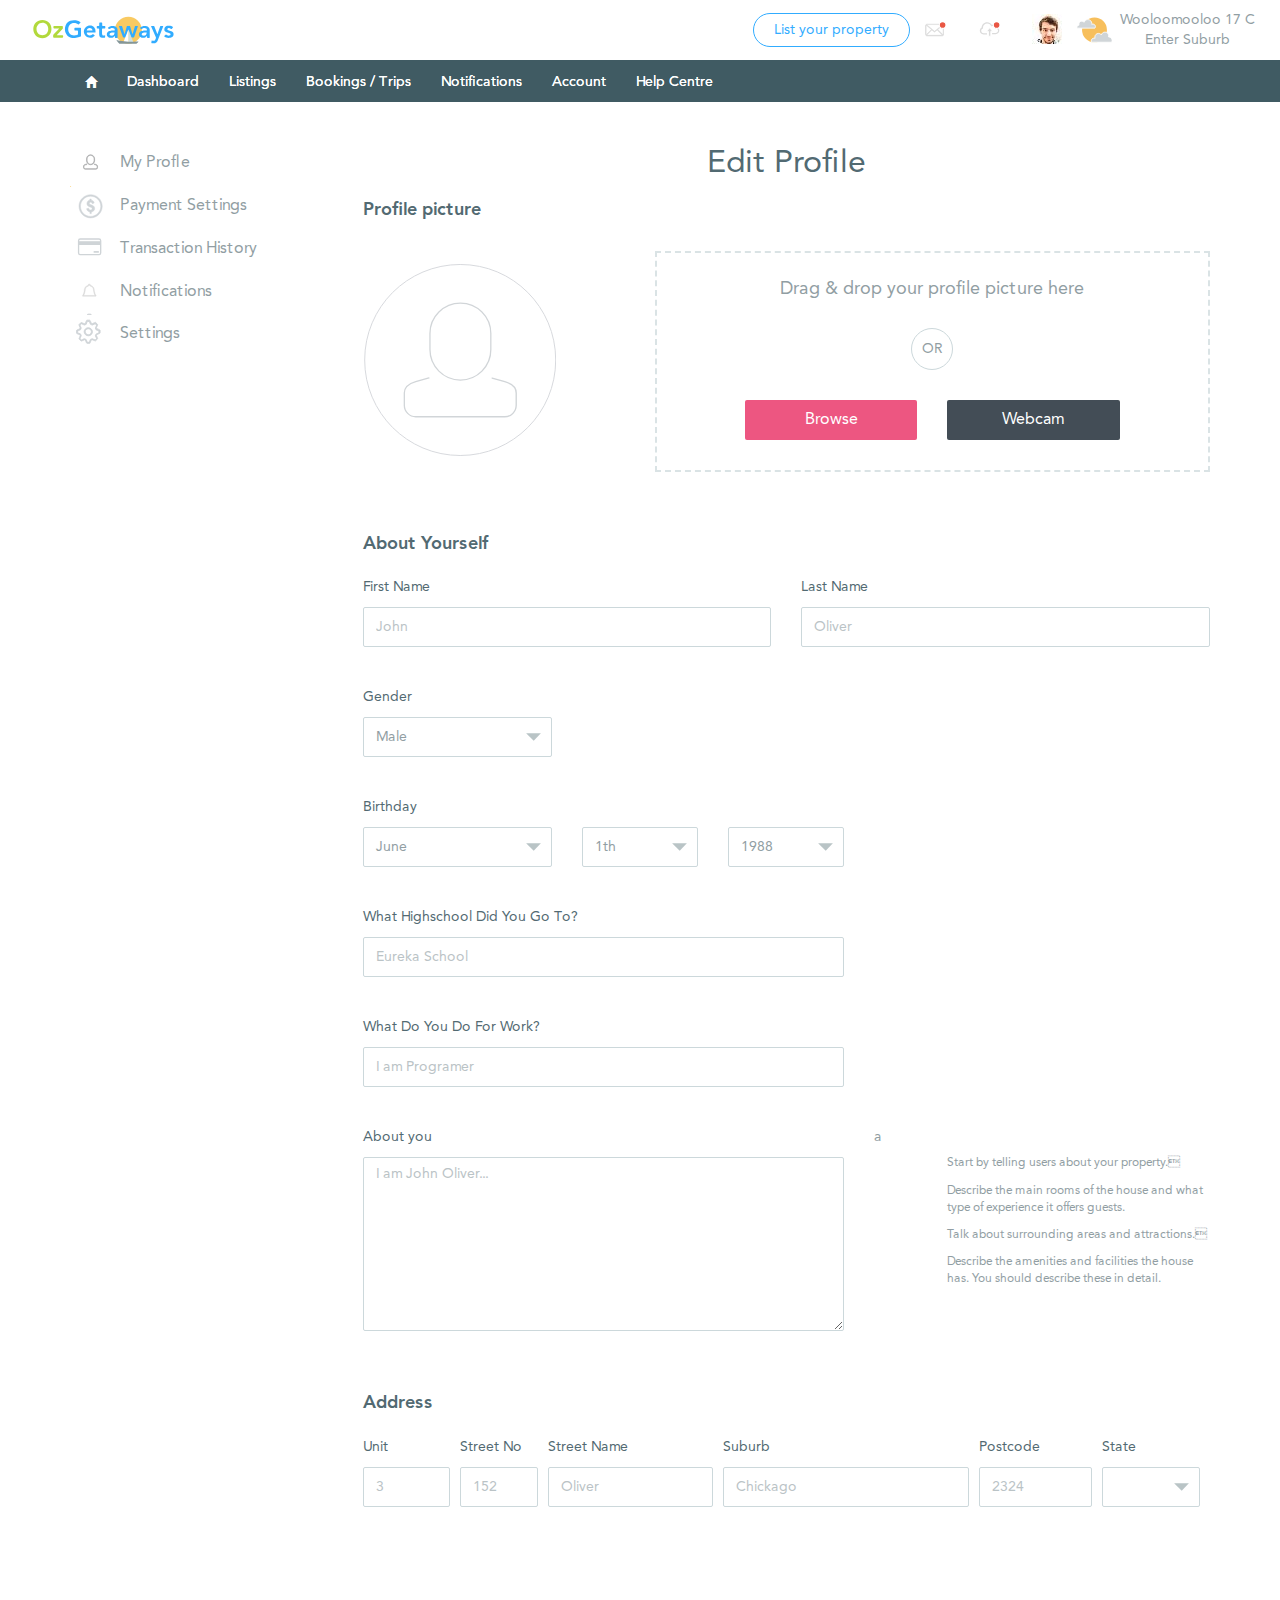
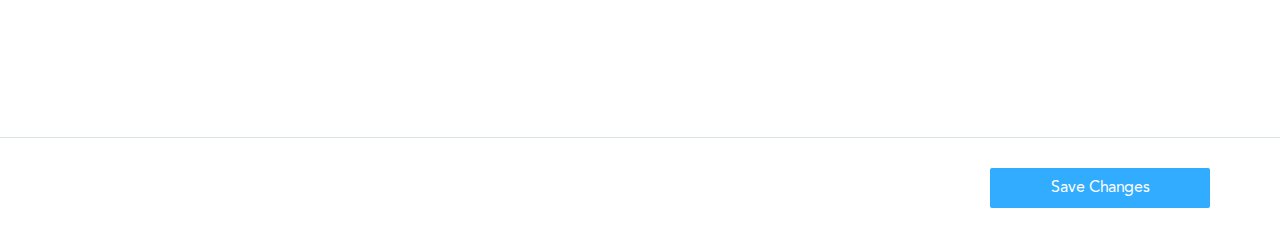
<file: index.html>
<!DOCTYPE html>
<html>
<head lang="en">
	<meta charset="utf-8">
	<meta http-equiv="X-UA-Compatible" content="IE=edge">
	<meta name="viewport" content="width=device-width, initial-scale=1">

	<meta name="description" content="">
	<meta name="author" content="">

	<title>OzGetaways</title>


	<!-- Latest compiled and minified CSS -->
	<link rel="stylesheet" href="css/bootstrap.min.css">

	<!-- Optional theme -->
	<link rel="stylesheet" href="css/bootstrap-theme.min.css">

    <link rel="stylesheet" href="css/custom.css">
	<![endif]-->
</head>
<body>

<div class="container-fluid my-header">
	<div class="row">
		<div class='col-sm-2 col-xs-12' >
			<div class="logoDiv">
				<img src="img/svg/Logo.svg" alt="My Logo">
				<!--<div id="img_logo">
				</div>-->
			</div>
		</div>
		<div class="col-sm-10 list-property">
			<div class="bs-glyphicons">
				<ul class="bs-glyphicons-list pull-right">
					<li>List your property</li>
					<li>
						<div id="message-circle">
							<div id="message">
								<div id="img_message">

								</div>

							</div>
							<div class="circleDiv">
								<div class="imgRedCircle">

								</div>
							</div>
						</div>
					</li>
					<li>
						<div id="sky-circle">
							<div class="skyDiv">
								<div class="imgSky">

								</div>

							</div>
							<div class="circleDiv">
								<div class="imgRedCircle">

								</div>
							</div>
						</div>
					</li>
					<li>
						<div id="circle_person">
							<div class="personDiv">
								<div id="personBorder">
									<img src="img/person.jpg" alt="person user image not found">
								</div>
							</div>
						</div>
					</li>
					<li>
						<div id="weather">
							<div id="weather_icon">

							</div>
						</div>
					</li>
					<li>
						<div id="text_weather">Wooloomooloo 17 C<br/> Enter Suburb</div>
					</li>
				</ul>
			</div>
		</div>
	</div>
</div>

<nav class="navbar-inverse my-default-navbar" role="navigation">
	<div class="container">
		<div class="navbar-header">
			<button type="button" class="navbar-toggle collapsed custom-menu" data-toggle="collapse" data-target="#bs-example-navbar-collapse-1" aria-expanded="false">
				<span class="sr-only">Toggle navigation</span>
				<span class="icon-bar"></span>
				<span class="icon-bar"></span>
				<span class="icon-bar"></span>
			</button>
			<div id="mobileLogo">
				<div class="logoDiv">
					<img src="img/svg/Logo.svg" alt="My Logo">
					<!--<div id="img_logo">
					</div>-->
				</div>
			</div>
			<a class="navbar-brand glyphicon glyphicon-home" href="#"></a>
		</div>

		<!-- Collect the nav links, forms, and other content for toggling -->
		<div class="collapse navbar-collapse" id="bs-example-navbar-collapse-1">
			<ul class="nav navbar-nav">
				<li>
					<a href="#">Dashboard</a>
				</li>
				<li>
					<a href="#">Listings</a>
				</li>
				<li>
					<a href="#">Bookings / Trips</a>
				</li>
				<li>
					<a href="#">Notifications</a>
				</li>
				<li>
					<a href="#">Account</a>
				</li>
				<li>
					<a href="#">Help Centre</a>
				</li>
			</ul>
		</div>
	</div>
</nav>


<div id="my-mobile-navbar">
    <div class="navbar-inverse">
        <ul>
            <li><a href="#">My Profle</a></li>
            <li><a href="#">Payment Settings</a></li>
            <li><a href="#">Transaction History</a></li>
            <li><a href="#">Notifications</a></li>
            <li><a href="#">Settings</a></li>
        </ul>
    </div>
</div>



<div class="container">
	<div class="row">

		<div class="col-sm-4 col-md-3">
			<div id="icons">
				<div class="icon">
					<div id="person-style">
						<div id="person-icon"></div>
					</div>
					<a href="#">My Profle</a>
				</div>
				<div class="icon">
					<div id="payment-style">
						<div id="payment-icon"></div>
					</div>
					<a href="#">Payment Settings</a>
				</div>
				<div class="icon">
					<div id="transaction-style">
						<div id="transaction-icon"></div>
					</div>
					<a href="#">Transaction History</a>
				</div>
				<div class="icon">
					<div id="notifications-style">
						<div id="notifications-icon"></div>
					</div>
					<a href="#">Notifications</a>
				</div>
				<div class="icon">
					<div id="settings-style">
						<div id="settings-icon"></div>
					</div>
					<a href="#">Settings</a>
				</div>
			</div>

		</div>
		<div class="col-sm-8 col-md-9">
			<div class="row title-container">
				<div>
					<p>Edit Profile</p>
				</div>
			</div>
			<div class="row">
				<div class="col-sm-5 col-md-4 col-xs-5">
					<p class="bold-text">Profile picture</p>
					<img id="profile-picture" src="img/svg/profile_picture.svg" alt="no profile picture">
				</div>
				<div class="col-sm-7 col-md-8 col-xs-7">
					<div id="edit-profile">
						<div class="row header-caption"><p>Drag & drop your profile picture here</p></div>
						<div class="row"><div class="col-sm-12 or_text"><span>OR</span></div></div>
						<div class="row">
							<div class="col-xs-12 col-md-10 col-md-offset-1">
								<div class="col-xs-6 col-sm-6">
									<div class="button browse">
										<p>Browse</p>
									</div>
								</div>
								<div class="col-xs-6 col-sm-6">
									<div class="button webcam">
										<p>Webcam</p>
									</div>
								</div>
							</div>

						</div>
					</div>
				</div>
			</div>
			<div class="row form-row">
				<div class="col-sm-12"><p class="bold-text">About Yourself</p></div>
				<div class="col-sm-12">
					<form class="form" role="form">
						<div class="row">
							<div class="form-group">
								<div class="form-inline">
									<div class="form-group col-xs-6">
										<p class="title-input">First Name</p>
										<input type="text" class="form-control" id="InputFirstName" placeholder="John">
									</div>
									<div class="form-group col-xs-6">
										<p class="title-input last-name">Last Name </p>
										<input type="text" class="form-control" id="InputLastName" placeholder="Oliver">
									</div>
								</div>
							</div>
						</div>
						<div class="row">
							<div class="col-sm-12">
								<div class="form-group">
									<div class="row"><div class="col-sm-12"><p class="title-input">Gender</p></div></div>
									<div class="row">
										<div class="col-sm-3 col-xs-3 col-mb-7">
											<div class="form-control div-select" id="selGender">
												Male
											</div>
											<div class="select">
												<ul>
													<li>Male</li>
													<li>Female</li>
												</ul>
											</div>
										</div>
									</div>
								</div>
							</div>
						</div>
						<div class="row">
							<div class="col-xs-12">
								<div class="row "><div class="col-xs-12"><p class="title-input">Birthday</p></div></div>
								<div class="row">
									<div class="from-group">
										<div class="form-inline">
											<div class="form-group col-sm-3 col-md-3 col-xs-3  col-mb-6 birthay">
												<div class="form-control div-select" id="selMonth">
													June
												</div>

												<div class="select">
													<ul>
														<li>Month</li>
														<li>Month</li>
														<li>Month</li>
														<li>Month</li>
														<li>Month</li>
														<li>Month</li>
													</ul>
												</div>
											</div>
											<div class="form-group col-sm-3 col-md-2 col-xs-3  col-mb-3 birthay">
												<div class="form-control div-select" id="selDay">
												   1th
												</div>
												<div class="select">
													<ul>
														<li>1th</li>
														<li>2th</li>
														<li>3th</li>
														<li>4th</li>
														<li>5th</li>
														<li>6th</li>
													</ul>
												</div>
											</div>
											<div class="form-group col-sm-3 col-md-2 col-xs-3  col-mb-3  birthay">
												<div class="form-control div-select" id="selYear">
													1988
												</div>
												<div class="select">
													<ul>
														<li>1988</li>
														<li>1989</li>
														<li>1990</li>
														<li>1991</li>
														<li>1992</li>
														<li>1993</li>
													</ul>
												</div>
											</div>
										</div>
									</div>
								</div>
							</div>
						</div>
						<div class="row">
							<div class="form-group">
								<div class="form-group col-xs-7 col-mb-12">
									<p class="title-input">What Highschool Did You Go To? </p>
									<input type="text" class="form-control" id="inputSign" placeholder="Eureka School">
								</div>
							</div>
						</div>

						<div class="row">
							<div class="form-group">
								<div class="form-group col-xs-7 col-mb-12">
									<p class="title-input">What Do You Do For Work? </p>
									<input type="text" class="form-control" id="inputWork" placeholder="I am Programer">
								</div>
							</div>
						</div>

						<div class="row">
							<div class="col-sm-7 col-xs-7 col-mb-12">
								<div class="form-group">
									<p class="title-input">About you</p>
									<textarea class="form-control" rows="8" id="aboutTextarea" placeholder="I am John Oliver..."></textarea>
								</div>
							</div>
							<div class="col-sm-1 col-xs-1 col-mb-1 icon-textarea">a</div>
							<div class="col-sm-4 col-xs-4 col-mb-11 text-description">
								<div id="text-telling">
									<p>Start by telling users about your property.</p>
									<p>Describe the main rooms of the house and
									what type of experience it offers guests.</p>
									<p>Talk about surrounding areas and attractions.</p>
									<p>Describe the amenities and facilities the house
									has. You should describe these in detail.</p>
								</div>
							</div>
						</div>
						<div class="row">
							<div class="form-group">
								<div class="form-inline">
									<div class="col-sm-12 font-header"><p class="bold-text">Address</p></div>

									<div class="col-sm-12 col-md-5 adr-form">
										<div class="form-group col-sm-2 col-md-3 col-xs-2 col-mb-6">
											<p class="title-input">Unit </p>
											<input type="text" class="form-control" id="InputUnit" placeholder="3">
										</div>
										<div class="form-group col-sm-2 col-md-3 col-xs-2 col-mb-6">
											<p class="title-input">Street No</p>
											<input type="text" class="form-control" id="InputStreetNo" placeholder="152">
										</div>
										<div class="form-group col-sm-8 col-md-6 col-xs-8 col-mb-12">
											<p class="title-input mobile-padding not-middle">Street Name </p>
											<input type="text" class="form-control" id="InputStreetName" placeholder="Oliver">
										</div>
									</div>
									<div class="col-sm-12 col-md-7 adr-form">
										<div class="form-group col-sm-8 col-xs-8 col-mb-12 col-md-6">
											<p class="title-input  mobile-padding">Suburb </p>
											<input type="text" class="form-control" id="InputSuburb" placeholder="Chickago">
										</div>
										<div class="form-group col-sm-2 col-xs-2 col-mb-6 col-md-3">
											<p class="title-input mobile-padding">Postcode </p>
											<input type="text" class="form-control" id="InputPostCode" placeholder="2324">
										</div>
										<div class="form-group col-sm-2 col-xs-2 col-mb-6 col-md-3">
											<p class="title-input mobile-padding">State </p>
                                            <div>
                                                <div class="form-control div-select" id="InputState">

                                                </div>
                                                <div class="select">
                                                    <ul>
                                                        <li>Germany</li>
                                                        <li>France</li>
                                                        <li>Russia</li>
                                                        <li>Spain</li>
                                                        <li>Italy</li>
                                                        <li>Canada</li>
                                                    </ul>
                                                </div>
                                            </div>
										</div>
									</div>
								</div>
							</div>
						</div>
					</form>
				</div>
			</div>
		</div>
	</div>
</div>

<div class="container-fluid my-footer">
	<div class="container">
		<div id="saveChangeButton">Save Changes</div>
	</div>
</div>
<script src="js/jquery.js"></script>
<!-- Latest compiled and minified JavaScript -->
<script type="text/javascript" src="js/bootstrap.min.js"></script>
<script type="text/javascript" src="js/custom.js"></script>


</body>
</html>
</file>
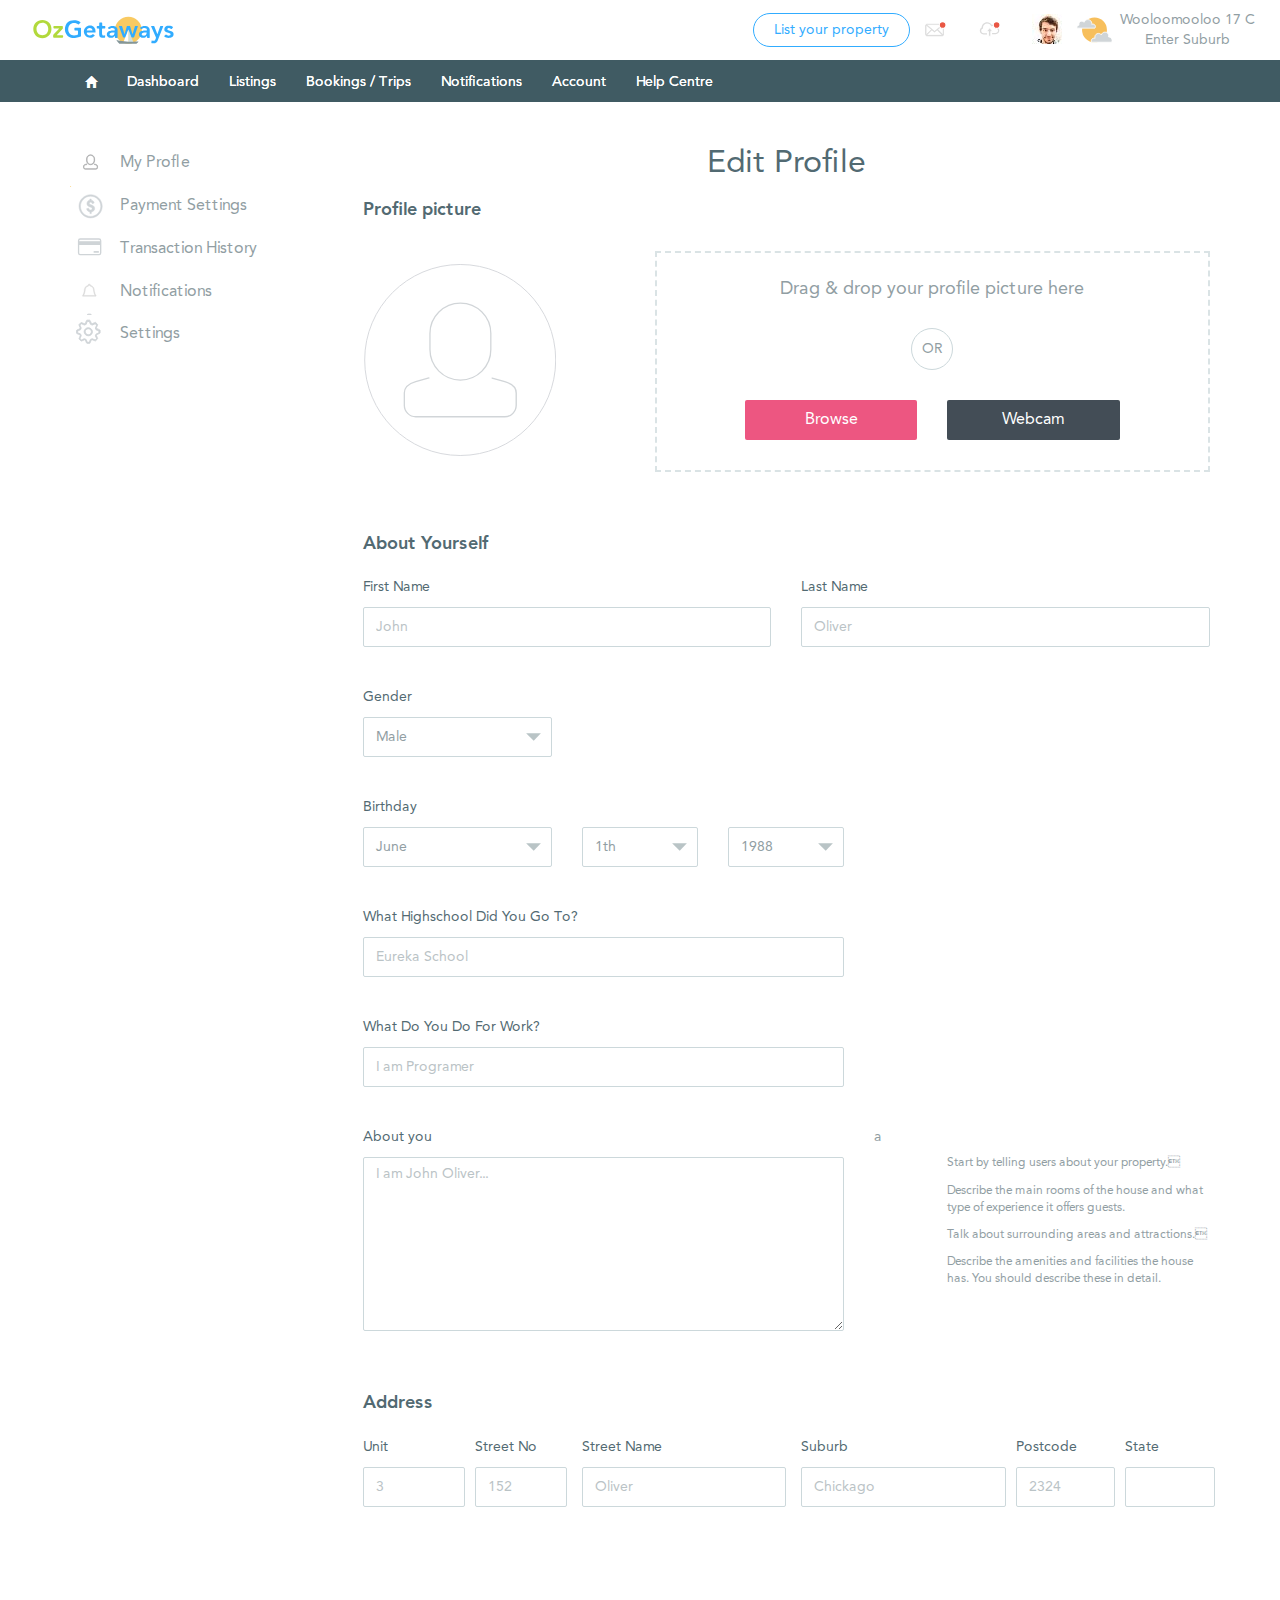
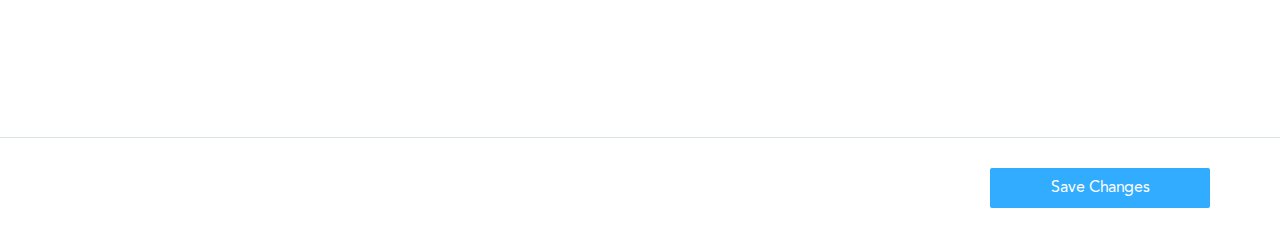
<file: __index.html>
<!DOCTYPE html>
<html>
<head lang="en">
	<meta charset="utf-8">
	<meta http-equiv="X-UA-Compatible" content="IE=edge">
	<meta name="viewport" content="width=device-width, initial-scale=1">

	<meta name="description" content="">
	<meta name="author" content="">

	<title>OzGetaways</title>


	<!-- Latest compiled and minified CSS -->
	<link rel="stylesheet" href="css/bootstrap.min.css">

	<!-- Optional theme -->
	<link rel="stylesheet" href="css/bootstrap-theme.min.css">

    <link rel="stylesheet" href="css/custom.css">
	<![endif]-->
</head>
<body>

<div class="container-fluid my-header">
	<div class="row">
		<div class='col-sm-2 col-xs-12' >
			<div class="logoDiv">
				<img src="img/svg/Logo.svg" alt="My Logo">
				<!--<div id="img_logo">
				</div>-->
			</div>
		</div>
		<div class="col-sm-10 list-property">
			<div class="bs-glyphicons">
				<ul class="bs-glyphicons-list pull-right">
					<li>List your property</li>
					<li>
						<div id="message-circle">
							<div id="message">
								<div id="img_message">

								</div>

							</div>
							<div class="circleDiv">
								<div class="imgRedCircle">

								</div>
							</div>
						</div>
					</li>
					<li>
						<div id="sky-circle">
							<div class="skyDiv">
								<div class="imgSky">

								</div>

							</div>
							<div class="circleDiv">
								<div class="imgRedCircle">

								</div>
							</div>
						</div>
					</li>
					<li>
						<div id="circle_person">
							<div class="personDiv">
								<div id="personBorder">
									<img src="img/person.jpg" alt="person user image not found">
								</div>
							</div>
						</div>
					</li>
					<li>
						<div id="weather">
							<div id="weather_icon">

							</div>
						</div>
					</li>
					<li>
						<div id="text_weather">Wooloomooloo 17 C<br/> Enter Suburb</div>
					</li>
				</ul>
			</div>
		</div>
	</div>
</div>

<nav class="navbar-inverse my-default-navbar" role="navigation">
	<div class="container">
		<div class="navbar-header">
			<button type="button" class="navbar-toggle collapsed custom-menu" data-toggle="collapse" data-target="#bs-example-navbar-collapse-1" aria-expanded="false">
				<span class="sr-only">Toggle navigation</span>
				<span class="icon-bar"></span>
				<span class="icon-bar"></span>
				<span class="icon-bar"></span>
			</button>
			<div id="mobileLogo">
				<div class="logoDiv">
					<img src="img/svg/Logo.svg" alt="My Logo">
					<!--<div id="img_logo">
					</div>-->
				</div>
			</div>
			<a class="navbar-brand glyphicon glyphicon-home" href="#"></a>
		</div>

		<!-- Collect the nav links, forms, and other content for toggling -->
		<div class="collapse navbar-collapse" id="bs-example-navbar-collapse-1">
			<ul class="nav navbar-nav">
				<li>
					<a href="#">Dashboard</a>
				</li>
				<li>
					<a href="#">Listings</a>
				</li>
				<li>
					<a href="#">Bookings / Trips</a>
				</li>
				<li>
					<a href="#">Notifications</a>
				</li>
				<li>
					<a href="#">Account</a>
				</li>
				<li>
					<a href="#">Help Centre</a>
				</li>
			</ul>
		</div>
	</div>
</nav>


<div id="my-mobile-navbar">
    <div class="navbar-inverse">
        <ul>
            <li><a href="#">My Profle</a></li>
            <li><a href="#">Payment Settings</a></li>
            <li><a href="#">Transaction History</a></li>
            <li><a href="#">Notifications</a></li>
            <li><a href="#">Settings</a></li>
        </ul>
    </div>
</div>



<div class="container">
	<div class="row">

		<div class="col-sm-4 col-md-3">
			<div id="icons">
				<div class="icon">
					<div id="person-style">
						<div id="person-icon"></div>
					</div>
					<a href="#">My Profle</a>
				</div>
				<div class="icon">
					<div id="payment-style">
						<div id="payment-icon"></div>
					</div>
					<a href="#">Payment Settings</a>
				</div>
				<div class="icon">
					<div id="transaction-style">
						<div id="transaction-icon"></div>
					</div>
					<a href="#">Transaction History</a>
				</div>
				<div class="icon">
					<div id="notifications-style">
						<div id="notifications-icon"></div>
					</div>
					<a href="#">Notifications</a>
				</div>
				<div class="icon">
					<div id="settings-style">
						<div id="settings-icon"></div>
					</div>
					<a href="#">Settings</a>
				</div>
			</div>

		</div>
		<div class="col-sm-8 col-md-9">
			<div class="row title-container">
				<div>
					<p>Edit Profile</p>
				</div>
			</div>
			<div class="row">
				<div class="col-sm-5 col-md-4 col-xs-5">
					<p class="bold-text">Profile picture</p>
					<img id="profile-picture" src="img/svg/profile_picture.svg" alt="no profile picture">
				</div>
				<div class="col-sm-7 col-md-8 col-xs-7">
					<div id="edit-profile">
						<div class="row header-caption"><p>Drag & drop your profile picture here</p></div>
						<div class="row"><div class="col-sm-12 or_text"><span>OR</span></div></div>
						<div class="row">
							<div class="col-xs-12 col-md-10 col-md-offset-1">
								<div class="col-xs-6 col-sm-6">
									<div class="button browse">
										<p>Browse</p>
									</div>
								</div>
								<div class="col-xs-6 col-sm-6">
									<div class="button webcam">
										<p>Webcam</p>
									</div>
								</div>
							</div>

						</div>
					</div>
				</div>
			</div>
			<div class="row form-row">
				<div class="col-sm-12"><p class="bold-text">About Yourself</p></div>
				<div class="col-sm-12">
					<form class="form" role="form">
						<div class="row">
							<div class="form-group">
								<div class="form-inline">
									<div class="form-group col-xs-6">
										<p class="title-input">First Name</p>
										<input type="text" class="form-control" id="InputFirstName" placeholder="John">
									</div>
									<div class="form-group col-xs-6">
										<p class="title-input last-name">Last Name </p>
										<input type="text" class="form-control" id="InputLastName" placeholder="Oliver">
									</div>
								</div>
							</div>
						</div>
						<div class="row">
							<div class="col-sm-12">
								<div class="form-group">
									<div class="row"><div class="col-sm-12"><p class="title-input">Gender</p></div></div>
									<div class="row">
										<div class="col-sm-3 col-xs-3 col-mb-7">
											<div class="form-control div-select" id="selGender">
												Male
											</div>
											<div class="select">
												<ul>
													<li>Male</li>
													<li>Female</li>
												</ul>
											</div>
										</div>
									</div>
								</div>
							</div>
						</div>
						<div class="row">
							<div class="col-xs-12">
								<div class="row "><div class="col-xs-12"><p class="title-input">Birthday</p></div></div>
								<div class="row">
									<div class="from-group">
										<div class="form-inline">
											<div class="form-group col-sm-3 col-md-3 col-xs-3  col-mb-6 birthay">
												<div class="form-control div-select" id="selMonth">
													June
												</div>

												<div class="select">
													<ul>
														<li>Month</li>
														<li>Month</li>
														<li>Month</li>
														<li>Month</li>
														<li>Month</li>
														<li>Month</li>
													</ul>
												</div>
											</div>
											<div class="form-group col-sm-3 col-md-2 col-xs-3  col-mb-3 birthay">
												<div class="form-control div-select" id="selDay">
												   1th
												</div>
												<div class="select">
													<ul>
														<li>1th</li>
														<li>2th</li>
														<li>3th</li>
														<li>4th</li>
														<li>5th</li>
														<li>6th</li>
													</ul>
												</div>
											</div>
											<div class="form-group col-sm-3 col-md-2 col-xs-3  col-mb-3  birthay">
												<div class="form-control div-select" id="selYear">
													1988
												</div>
												<div class="select">
													<ul>
														<li>1988</li>
														<li>1989</li>
														<li>1990</li>
														<li>1991</li>
														<li>1992</li>
														<li>1993</li>
													</ul>
												</div>
											</div>
										</div>
									</div>
								</div>
							</div>
						</div>
						<div class="row">
							<div class="form-group">
								<div class="form-group col-xs-7 col-mb-12">
									<p class="title-input">What Highschool Did You Go To? </p>
									<input type="text" class="form-control" id="inputSign" placeholder="Eureka School">
								</div>
							</div>
						</div>

						<div class="row">
							<div class="form-group">
								<div class="form-group col-xs-7 col-mb-12">
									<p class="title-input">What Do You Do For Work? </p>
									<input type="text" class="form-control" id="inputWork" placeholder="I am Programer">
								</div>
							</div>
						</div>

						<div class="row">
							<div class="col-sm-7 col-xs-7 col-mb-12">
								<div class="form-group">
									<p class="title-input">About you</p>
									<textarea class="form-control" rows="8" id="aboutTextarea" placeholder="I am John Oliver..."></textarea>
								</div>
							</div>
							<div class="col-sm-1 col-xs-1 col-mb-1 icon-textarea">a</div>
							<div class="col-sm-4 col-xs-4 col-mb-11 text-description">
								<div id="text-telling">
									<p>Start by telling users about your property.</p>
									<p>Describe the main rooms of the house and
									what type of experience it offers guests.</p>
									<p>Talk about surrounding areas and attractions.</p>
									<p>Describe the amenities and facilities the house
									has. You should describe these in detail.</p>
								</div>
							</div>
						</div>
						<div class="row">
							<div class="form-group">
                                <div class="form-inline">
                                    <div class="col-sm-12 font-header"><p class="bold-text">Address</p></div>
                                    <div class="col-xs-4 col-md-3 col-mb-12 adr-form">
                                        <div class="form-group col-xs-6 col-md-6 col-mb-6 nopaddingleft">
                                            <p class="title-input">Unit </p>
                                            <input type="text" class="form-control" id="InputUnit" placeholder="3">
                                        </div>
                                        <div class="form-group col-xs-6 col-md-6 col-mb-6 nopaddingright">
                                            <p class="title-input">Street No</p>
                                            <input type="text" class="form-control" id="InputStreetNo" placeholder="152">
                                        </div>
                                    </div>


                                    <div class="col-xs-8 col-md-3 col-mb-12 adr-form">
                                        <div class="form-group col-xs-12 col-md-12 col-mb-12 nopadding">
                                            <p class="title-input mobile-padding not-middle">Street Name </p>
                                            <input type="text" class="form-control" id="InputStreetName" placeholder="Oliver">
                                        </div>
                                    </div>

                                    <div class="col-xs-8 col-md-3 col-mb-12 adr-form">
                                        <div class="form-group col-xs-12 col-mb-12 col-md-12 nopadding">
                                            <p class="title-input  mobile-padding">Suburb </p>
                                            <input type="text" class="form-control" id="InputSuburb" placeholder="Chickago">
                                        </div>
                                    </div>

                                    <div class="col-xs-4 col-md-3 col-mb-12 adr-form">
                                        <div class="form-group col-xs-6 col-mb-6 col-md-6 nopaddingleft">
                                            <p class="title-input mobile-padding">Postcode </p>
                                            <input type="text" class="form-control" id="InputPostCode" placeholder="2324">
                                        </div>

                                        <div class="form-group col-xs-6 col-mb-6 col-md-6 nopaddingright">
                                            <p class="title-input mobile-padding">State </p>
                                            <div>
                                                <div class="form-control div-select" id="InputState" style="text-indent: 0.01px; background: url(file:///D:/xampp/htdocs/OzGetaways/img/svg/arrow_up.svg) right 10px top 50% / 15px 8px no-repeat;">

                                                </div>
                                                <div class="select" style="display: none;">
                                                    <ul>
                                                        <li>Germany</li>
                                                        <li>France</li>
                                                        <li>Russia</li>
                                                        <li>Spain</li>
                                                        <li>Italy</li>
                                                        <li>Canada</li>
                                                    </ul>
                                                </div>
                                            </div>
                                        </div>
                                    </div>
                                </div>
							</div>
						</div>
					</form>
				</div>
			</div>
		</div>
	</div>
</div>

<div class="container-fluid my-footer">
	<div class="container">
		<div id="saveChangeButton">Save Changes</div>
	</div>
</div>
<script src="js/jquery.js"></script>
<!-- Latest compiled and minified JavaScript -->
<script type="text/javascript" src="js/bootstrap.min.js"></script>
<script type="text/javascript" src="js/custom.js"></script>


</body>
</html>
</file>
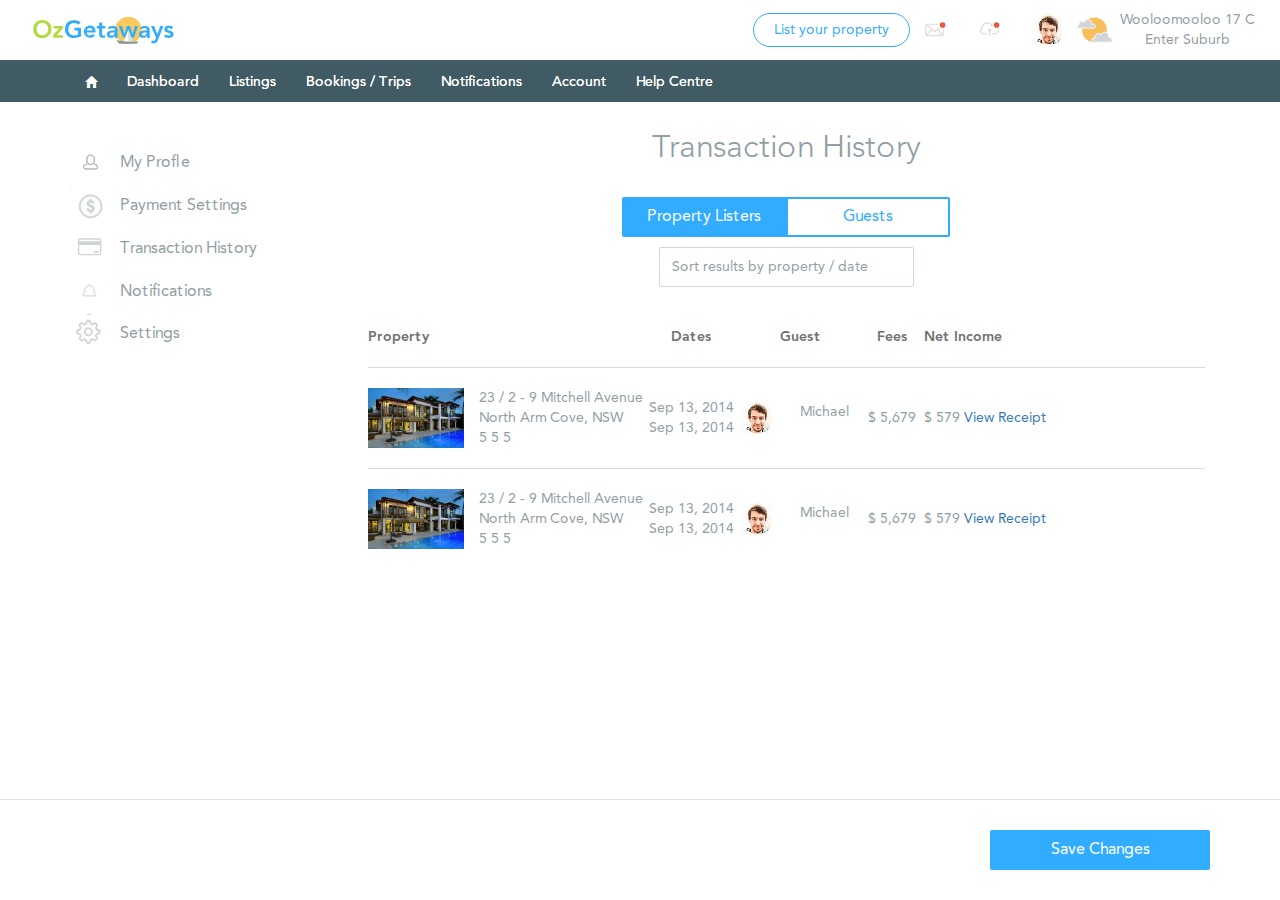
<file: transaction-history.html>
<!DOCTYPE html>
<html>
  <head lang="en">
    <meta charset="utf-8">
    <meta http-equiv="X-UA-Compatible" content="IE=edge">
    <meta name="viewport" content="width=device-width, initial-scale=1">

    <meta name="description" content="">
    <meta name="author" content="">

    <title>Transaction History</title>


    <!-- Latest compiled and minified CSS -->
    <link rel="stylesheet" href="css/bootstrap.min.css">

    <!-- Optional theme -->
    <link rel="stylesheet" href="css/bootstrap-theme.min.css">

    <link rel="stylesheet" href="css/custom.css">

  </head>
  <body>

    <div class="container-fluid my-header">
      <div class="row">
        <div class='col-sm-2 col-xs-12' >
          <div class="logoDiv">
            <img src="img/svg/Logo.svg" alt="My Logo">
            <!--<div id="img_logo">
            </div>-->
          </div>
        </div>
        <div class="col-sm-10 list-property">
          <div class="bs-glyphicons">
            <ul class="bs-glyphicons-list pull-right">
              <li>List your property</li>
              <li>
                <div id="message-circle">
                  <div id="message">
                    <div id="img_message">

                    </div>

                  </div>
                  <div class="circleDiv">
                    <div class="imgRedCircle">

                    </div>
                  </div>
                </div>
              </li>
              <li>
                <div id="sky-circle">
                  <div class="skyDiv">
                    <div class="imgSky">

                    </div>

                  </div>
                  <div class="circleDiv">
                    <div class="imgRedCircle">

                    </div>
                  </div>
                </div>
              </li>
              <li>
                <div id="circle_person">
                  <div class="personDiv">
                    <div id="personBorder">
                      <img src="img/person.jpg" alt="person user image not found">
                    </div>
                  </div>
                </div>
              </li>
              <li>
                <div id="weather">
                  <div id="weather_icon">

                  </div>
                </div>
              </li>
              <li>
                <div id="text_weather">Wooloomooloo 17 C<br/> Enter Suburb</div>
              </li>
            </ul>
          </div>
        </div>
      </div>
    </div>

    <nav class="navbar-inverse my-default-navbar" role="navigation">
      <div class="container">
        <div class="navbar-header">
          <button type="button" class="navbar-toggle collapsed custom-menu" data-toggle="collapse" data-target="#bs-example-navbar-collapse-1" aria-expanded="false">
            <span class="sr-only">Toggle navigation</span>
            <span class="icon-bar"></span>
            <span class="icon-bar"></span>
            <span class="icon-bar"></span>
          </button>
          <div id="mobileLogo">
            <div class="logoDiv">
              <img src="img/svg/Logo.svg" alt="My Logo">
              <!--<div id="img_logo">
              </div>-->
            </div>
          </div>
          <a class="navbar-brand glyphicon glyphicon-home" href="#"></a>
        </div>

        <!-- Collect the nav links, forms, and other content for toggling -->
        <div class="collapse navbar-collapse" id="bs-example-navbar-collapse-1">
          <ul class="nav navbar-nav">
            <li>
              <a href="#">Dashboard</a>
            </li>
            <li>
              <a href="#">Listings</a>
            </li>
            <li>
              <a href="#">Bookings / Trips</a>
            </li>
            <li>
              <a href="#">Notifications</a>
            </li>
            <li>
              <a href="#">Account</a>
            </li>
            <li>
              <a href="#">Help Centre</a>
            </li>
          </ul>
        </div>
      </div>
    </nav>


    <div id="my-mobile-navbar">
      <div class="navbar-inverse">
        <ul>
          <li><a href="#">My Profle</a></li>
          <li><a href="#">Payment Settings</a></li>
          <li><a href="#">Transaction History</a></li>
          <li><a href="#">Notifications</a></li>
          <li><a href="#">Settings</a></li>
        </ul>
      </div>
    </div>



    <div class="container th-container">
      <div class="row">

        <div class="col-sm-3 th-hide-md">
          <div id="icons">
            <div class="icon">
              <div id="person-style">
                <div id="person-icon"></div>
              </div>
              <a href="#">My Profle</a>
            </div>
            <div class="icon">
              <div id="payment-style">
                <div id="payment-icon"></div>
              </div>
              <a href="#">Payment Settings</a>
            </div>
            <div class="icon">
              <div id="transaction-style">
                <div id="transaction-icon"></div>
              </div>
              <a href="#">Transaction History</a>
            </div>
            <div class="icon">
              <div id="notifications-style">
                <div id="notifications-icon"></div>
              </div>
              <a href="#">Notifications</a>
            </div>
            <div class="icon">
              <div id="settings-style">
                <div id="settings-icon"></div>
              </div>
              <a href="#">Settings</a>
            </div>
          </div>
        </div><!-- /.col-sm-3 -->

        <!-- Transaction History wi -->
        <div class="col-sm-12 col-md-9">
          <h2 class="h2">Transaction History</h2>

          <!-- Tabs -->
          <div class="row">
            <!-- Nav tabs -->
            <ul class="text-center list-inline" role="tablist">
              <li class="blue-tabs active" role="presentation"><a href="#property-listers-tab" aria-controls="property-listers-tab" role="tab" data-toggle="tab">Property Listers</a></li>
              <li class="blue-tabs" role="presentation"><a href="#guests-tab" aria-controls="guests-tab" role="tab" data-toggle="tab">Guests</a></li>
            </ul>

            <div class="form-group property-date">
              <div class="form-control div-select" id="property-date">
                Sort results by property / date
              </div>

              <div class="select">
                <ul>
                  <li>Property</li>
                  <li>Date</li>
                </ul>
              </div>
            </div>

            <!-- Tab panes -->
            <div class="tab-content">
              <div role="tabpanel" class="tab-pane active" id="property-listers-tab">
                <div class="hidden-xs th-property-titles">
                  <div class="th-property-title">Property</div>
                  <div class="th-dates-title">Dates</div>
                  <div class="th-guests-title">Guest</div>
                  <div class="th-fees-title">Fees</div>
                  <div class="th-netincomes-title">Net Income</div>
                </div>
                <div class="transaction-history-row">
                  <div class="th-property clearfix">
                    <img  class="th-img" src="img/hotel.jpg" alt="..">
                    <div class="th-address">23 / 2 - 9 Mitchell Avenue North Arm Cove, NSW</div>
                    <div class="th-addons">5 5 5</div>
                  </div>
                  <div class="th-dates">
                    <div class="visible-xs-inline-block th-title">Dates</div>
                    <div class="th-date">Sep 13, 2014</div>
                    <div class="th-date">Sep 13, 2014</div>
                  </div>
                  <div class="th-guests">
                    <div class="visible-xs-inline-block th-title">Guest</div>
                    <img  class="th-img  hidden-xs" src="img/person.jpg" alt="..">
                    <div class="th-person-name">Michael</div>
                  </div>
                  <div class="th-fees">
                    <div class="visible-xs-inline-block th-title">Fees</div>
                    <div class="th-fee">&#36; 5,679</div>
                  </div>
                  <div class="th-netincomes">
                    <div class="visible-xs-inline-block th-title">Net Income</div>
                    <div class="th-netincome">&#36; 579</div>
                    <a class="btn-rounded blue" href="#">View Receipt</a>
                  </div>
                </div><!-- /.transaction-history-row -->

                <div class="transaction-history-row">
                  <div class="th-property clearfix">
                    <img  class="th-img" src="img/hotel.jpg" alt="..">
                    <div class="th-address">23 / 2 - 9 Mitchell Avenue North Arm Cove, NSW</div>
                    <div class="th-addons">5 5 5</div>
                  </div>
                  <div class="th-dates">
                    <div class="visible-xs-inline-block th-title">Dates</div>
                    <div class="th-date">Sep 13, 2014</div>
                    <div class="th-date">Sep 13, 2014</div>
                  </div>
                  <div class="th-guests">
                    <div class="visible-xs-inline-block th-title">Guest</div>
                    <img  class="th-img  hidden-xs" src="img/person.jpg" alt="..">
                    <div class="th-person-name">Michael</div>
                  </div>
                  <div class="th-fees">
                    <div class="visible-xs-inline-block th-title">Fees</div>
                    <div class="th-fee">&#36; 5,679</div>
                  </div>
                  <div class="th-netincomes">
                    <div class="visible-xs-inline-block th-title">Net Income</div>
                    <div class="th-netincome">&#36; 579</div>
                    <a class="btn-rounded blue" href="#">View Receipt</a>
                  </div>
                </div><!-- /.transaction-history-row -->
              </div>
              <div role="tabpanel" class="tab-pane" id="guests-tab">Guests</div>
            </div><!-- /.tab-content -->
          </div><!-- /.row -->
        </div><!--  /.col-sm-9 -->
      </div><!--  /.row -->
    </div><!--  /.container -->



    <div class="container-fluid my-footer">
      <div class="container">
        <div id="saveChangeButton">Save Changes</div>
      </div>
    </div>

    <script src="js/jquery.js"></script>



    <!-- Latest compiled and minified JavaScript -->
    <script type="text/javascript" src="https://maxcdn.bootstrapcdn.com/bootstrap/3.3.5/js/bootstrap.min.js" integrity="sha512-K1qjQ+NcF2TYO/eI3M6v8EiNYZfA95pQumfvcVrTHtwQVDG+aHRqLi/ETn2uB+1JqwYqVG3LIvdm9lj6imS/pQ==" crossorigin="anonymous"></script>
    <script type="text/javascript" src="js/custom.js"></script>

  </body>
</html>
</file>
<file: css/custom.css>
@font-face {
    font-family: 'Glyphicons Halflings';
    src: url('../fonts/Bootstrap/glyphicons-halflings-regular.eot');
    src: url('../fonts/Bootstrap/glyphicons-halflings-regular.eot?#iefix') format('embedded-opentype'), url('../fonts/Bootstrap/glyphicons-halflings-regular.woff') format('woff'), url('../fonts/Bootstrap/glyphicons-halflings-regular.ttf') format('truetype'), url('../fonts/Bootstrap/glyphicons-halflings-regular.svg#glyphicons-halflingsregular') format('svg');
}

@font-face {
    font-family: 'Avenir LT Std';
    src: url('../fonts/AvenirLTStd-BookOblique.eot');
    src: url('../fonts/AvenirLTStd-BookOblique.eot?#iefix') format('embedded-opentype'),
    url('../fonts/AvenirLTStd-BookOblique.woff') format('woff'),
    url('../fonts/AvenirLTStd-BookOblique.ttf') format('truetype');
    font-weight: normal;
    font-style: italic;
}

@font-face {
    font-family: 'Avenir LT Std';
    src: url('../fonts/AvenirLTStd-Black.eot');
    src: url('../fonts/AvenirLTStd-Black.eot?#iefix') format('embedded-opentype'),
    url('../fonts/AvenirLTStd-Black.woff') format('woff'),
    url('../fonts/AvenirLTStd-Black.ttf') format('truetype');
    font-weight: 900;
    font-style: normal;
}

@font-face {
    font-family: 'Avenir LT Std';
    src: url('../fonts/AvenirLTStd-Oblique.eot');
    src: url('../fonts/AvenirLTStd-Oblique.eot?#iefix') format('embedded-opentype'),
    url('../fonts/AvenirLTStd-Oblique.woff') format('woff'),
    url('../fonts/AvenirLTStd-Oblique.ttf') format('truetype');
    font-weight: normal;
    font-style: italic;
}

@font-face {
    font-family: 'Avenir LT Std';
    src: url('../fonts/AvenirLTStd-LightOblique.eot');
    src: url('../fonts/AvenirLTStd-LightOblique.eot?#iefix') format('embedded-opentype'),
    url('../fonts/AvenirLTStd-LightOblique.woff') format('woff'),
    url('../fonts/AvenirLTStd-LightOblique.ttf') format('truetype');
    font-weight: 300;
    font-style: italic;
}

@font-face {
    font-family: 'Avenir LT Std';
    src: url('../fonts/AvenirLTStd-Book.eot');
    src: url('../fonts/AvenirLTStd-Book.eot?#iefix') format('embedded-opentype'),
    url('../fonts/AvenirLTStd-Book.woff') format('woff'),
    url('../fonts/AvenirLTStd-Book.ttf') format('truetype');
    font-weight: normal;
    font-style: normal;
}

@font-face {
    font-family: 'Avenir LT Std';
    src: url('../fonts/AvenirLTStd-Heavy.eot');
    src: url('../fonts/AvenirLTStd-Heavy.eot?#iefix') format('embedded-opentype'),
    url('../fonts/AvenirLTStd-Heavy.woff') format('woff'),
    url('../fonts/AvenirLTStd-Heavy.ttf') format('truetype');
    font-weight: 900;
    font-style: normal;
}

@font-face {
    font-family: 'Avenir LT Std';
    src: url('../fonts/AvenirLTStd-Roman.eot');
    src: url('../fonts/AvenirLTStd-Roman.eot?#iefix') format('embedded-opentype'),
    url('../fonts/AvenirLTStd-Roman.woff') format('woff'),
    url('../fonts/AvenirLTStd-Roman.ttf') format('truetype');
    font-weight: normal;
    font-style: normal;
}

@font-face {
    font-family: 'Avenir LT Std';
    src: url('../fonts/AvenirLTStd-Medium.eot');
    src: url('../fonts/AvenirLTStd-Medium.eot?#iefix') format('embedded-opentype'),
    url('../fonts/AvenirLTStd-Medium.woff') format('woff'),
    url('../fonts/AvenirLTStd-Medium.ttf') format('truetype');
    font-weight: 500;
    font-style: normal;
}

@font-face {
    font-family: 'Avenir LT Std';
    src: url('../fonts/AvenirLTStd-Light.eot');
    src: url('../fonts/AvenirLTStd-Light.eot?#iefix') format('embedded-opentype'),
    url('../fonts/AvenirLTStd-Light.woff') format('woff'),
    url('../fonts/AvenirLTStd-Light.ttf') format('truetype');
    font-weight: 300;
    font-style: normal;
}
/* ==========================================================================
		GENERAL STYLES
========================================================================== */
/* fonts demo styles which are here temporarily*/
.demo-0 {
    font-family: 'Avenir LT Std';
    font-weight: normal;
    font-style: italic;
}
.demo-1 {
    font-family: 'Avenir LT Std';
    font-weight: 900;
    font-style: normal;
}
.demo-2 {
    font-family: 'Avenir LT Std';
    font-weight: normal;
    font-style: italic;
}
.demo-3 {
    font-family: 'Avenir LT Std';
    font-weight: 300;
    font-style: italic;
}
.demo-4 {
    font-family: 'Avenir LT Std';
    font-weight: normal;
    font-style: normal;
}
.demo-5 {
    font-family: 'Avenir LT Std';
    font-weight: 900;
    font-style: normal;
}
.demo-6 {
    font-family: 'Avenir LT Std';
    font-weight: normal;
    font-style: normal;
}
.demo-7 {
    font-family: 'Avenir LT Std';
    font-weight: 500;
    font-style: normal;
}
.demo-8 {
    font-family: 'Avenir LT Std';
    font-weight: 300;
    font-style: normal;
}

.h2 {
	margin: 30px 0;
	font-family: 'Avenir LT Std';
  font-weight: 300;
  font-style: normal;
	font-size: 32px;
  text-align: center;
	-webkit-font-smoothing: antialiased;
	-moz-osx-font-smoothing: grayscale;
}
/* end of general styles */
body {
  font-family: 'Avenir LT Std';
  font-weight: normal;
  font-style: normal;
	color:#919ea3;
	-webkit-font-smoothing: antialiased;
	-moz-osx-font-smoothing: grayscale;
}

.my-header {
	height: 60px;
	margin: 0px;
}

.text-description {
	margin-top: 8px;
}

.logoDiv {
	width: 150px;
	height: 60px;
	padding: 5px 15px;
}

#selGender {
	-webkit-appearance: none;
	-moz-appearance: none;
	background: url('../img/svg/arrow_up.svg') no-repeat;
	background-position:  right 10px center;
	background-size: 15px 8px;
	text-indent: 0.01px;
}

#InputState {
	-webkit-appearance: none;
	-moz-appearance: none;
	background: url('../img/svg/arrow_up.svg') no-repeat;
	background-position:  right 10px center;
	background-size: 15px 8px;
	text-indent: 0.01px;
}

.fixed {
	position: fixed;
    top:0;
}

.fixed-left {
    left:10px;
}

.logoDiv img {
	width:150px;
	height:50px;
}

#img_logo {
	background-image: url("../img/svg/sprite.svg");
	background-repeat: no-repeat;
	background-position:  right 10px center;
	width: 480px;
	height: 200px
}

.list-property {
	/*line-height:50px;*/
}
.glyphicon-home {
	font-size:12px;
}

#icons a:hover, a:active, a:focus {
    outline: none;
    border:none;
}

.glyphicon {
    top:0px;
}

.navbar-nav > li > a, .navbar-brand {
	padding-top:12px !important;
	padding-bottom:0 !important;
	height: 42px;
}
.navbar {min-height:42px !important;}

.adr-form {
    padding-right:0px;
}

.adr-form:last-child {
    padding-left: 10px;
    padding-right: 10px;
}

.adr-form:last-child > div:nth-child(3) {
    padding-right:15px;
}

.adr-form > div {
    padding-left: 10px;
    padding-right: 0px;
}

.adr-form > div:first-child {
    padding-left: 0px;
}

#message-circle {
	position: relative;
	width: 50px;
	padding: 9px 10px;
}

input[type="text"] {
    -moz-box-shadow: none !important;
    -webkit-box-shadow: none !important;
    box-shadow: none !important;
}

.drop-down-view {
	background :url('../img/svg/arrow_down.svg') no-repeat;
	background-position: right 10px center;
	background-size: 15px 8px;
	text-indent: 0.01px;
}

#message {
	width: 20px;
	height: 16px;
	overflow: hidden;
	float: left;
	position: absolute;
}

#img_message {
	background-image: url("../img/svg/sprite.svg");
	background-repeat: no-repeat;
	background-position: -162px -50px;
	width: 480px;
	height: 200px;
}

.circleDiv {
	width: 10px;
	height: 19px;
	overflow: hidden;
	margin-left: 15px;
	position: absolute;
}

.imgRedCircle {
	background-image: url("../img/svg/sprite.svg");
	background-repeat: no-repeat;
	background-position: -231px -57px;
	width: 480px;
	height: 200px;
}

#sky-circle {
	position: relative;
	width: 50px;
	padding: 9px 10px;
}

.skyDiv {
	width: 25px;
	height: 20px;
	overflow: hidden;
	position: absolute;
}

.imgSky {
	background-image: url("../img/svg/sprite.svg");
	background-repeat: no-repeat;
	background-position: -354px -52px;
	width: 480px;
	height: 200px;

}

.bold-text:last-child {
    margin-top: 20px;
}

.my-default-navbar {
	display:block;
}

.navbar-inverse .navbar-nav > li > a:hover {
	background: #566f77;
}

#my-mobile-navbar {
    overflow:hidden;
}

#my-mobile-navbar > div {
	display:none;
}

#my-mobile-navbar > div > ul {
	list-style: none;
    width:768px;
}

#my-mobile-navbar > div > ul > li {
	display: inline-block;
 }

#my-mobile-navbar > div > ul > li > a {
	color:#fff;
	display: block;
	padding: 11px 15px;
}

#mobileLogo{
	display:none;
}

#my-mobile-navbar > div > ul > li > a:hover {
	text-decoration: none;
	background: #566f77;
}

.person-margin {
	margin-left: -40px;
}

#circle_person {
	position: relative;
	width: 50px;
}

.font-header {
	font-size: 16px;
}

.personDiv {
	width: 30px;
	height: 30px;
	overflow: hidden;
	margin: 1px auto;
}

.personBorder {
	background-image: url("../img/svg/sprite.svg");
	background-repeat: no-repeat;
	background-position: -270px -43px;
	width: 480px;
	height: 200px;
}

#text_weather {
	text-align: center;
	float: left;
	margin-top: -3px;
	margin-right: 10px;
}

.bs-glyphicons {
	overflow: hidden;
	height: 60px;
}

.bs-glyphicons-list {
	padding-left: 0;
	list-style: none;
	height: 60px;
	margin: 0px;
	padding: 13px 0px;
}

.bs-glyphicons-list > li {
	vertical-align: top;
}

.bs-glyphicons-list li:first-child {
	border: 1px solid #31acff;
	padding: 6px 20px;
	border-radius: 20px;
	color: #31acff;
	cursor: pointer;
}

.box-error {
	border:1px solid #e56761 !important;
	color: #e56761 !important;
}

.bs-glyphicons-list li:first-child:hover {
	color:#fff;
	background: #31acff;
}


.bs-glyphicons-list > li {
	display: inline-block;
}

#weather {
	width: 40px;
	height: 40px;
	overflow: hidden;
	float: left;
}

#weather_icon {
	background-image: url("../img/svg/sprite.svg");
	background-repeat: no-repeat;
	background-position: -310px -43px;
	width: 480px;
	height: 200px;
}

.navbar-inverse {
	background: #405b63;
	border-radius: 0px;
	margin: 0px;
}

.navbar-inverse .navbar-nav > li > a {
	color: #fff;
	text-shadow: 0 0 0;

}

.navbar-inverse .navbar-brand {
	color: #fff;
}

.navbar > .container-fluid .navbar-brand {
	margin-left: 5px;
}

#icons {
	padding-top: 40px;
}

#person-style {
	width: 40px;
	height: 40px;
	overflow: hidden;
	float: left;
	position: absolute;
	margin-top: -5px;
	float: left;
}

#person-icon {
	background-image: url("../img/svg/sprite.svg");
	background-repeat: no-repeat;
	background-position: -112px -43px;
	width: 480px;
	height: 200px;

}

#icons > div > a {
	margin-left: 50px;
	font-size:16px;
	color:#919ea3;
	text-decoration: none;

}

#icons > div > a:hover {
	text-decoration: none;
	color: #526a72;
}

#payment-style {
	width: 40px;
	height: 40px;
	overflow: hidden;
	float: left;
	position: absolute;
	margin-top: -5px;
	float: left;
}

#payment-icon {
	background-image: url("../img/svg/sprite.svg");
	background-repeat: no-repeat;
	background-position: -390px -43px;
	width: 480px;
	height: 200px;
}

.header-caption {
	font-size:18px;
	margin-top: -3px;
}

.header-caption > p {
	line-height: 18px;
}

#transaction-style {
	width: 40px;
	height: 40px;
	overflow: hidden;
	float: left;
	position: absolute;
	margin-top: -5px;
	float: left;
}

#transaction-icon {
	background-image: url("../img/svg/sprite.svg");
	background-repeat: no-repeat;
	background-position: -153px -81px;
	width: 480px;
	height: 200px;
}

#notifications-style {
	width: 40px;
	height: 40px;
	overflow: hidden;
	float: left;
	position: absolute;
	margin-top: -6px;
	margin-left: -3px;
	float: left;
}

#notifications-icon {
	background-image: url("../img/svg/sprite.svg");
	background-repeat: no-repeat;
	background-position: -191px -44px;
	width: 480px;
	height: 200px;
}

#settings-style {
	width: 40px;
	height: 40px;
	overflow: hidden;
	float: left;
	position: absolute;
	margin-top: -5px;
	float: left;
}

#settings-icon {
	background-image: url("../img/svg/sprite.svg");
	background-repeat: no-repeat;
	background-position: -195px -81px;
	width: 480px;
	height: 200px;
}

.title-container {
	text-align: center;
	margin-top:40px;
}

.title-container p {
	font-size:32px;
	color:#526a72;
}

#sign-style {
	width: 40px;
	height: 40px;
	overflow: hidden;
	float: left;
	position: absolute;
	margin-top: -39px;
	float: right;
	margin-left: 720px;
}

#sign-icon {
	background-image: url("../img/svg/sprite.svg");
	background-repeat: no-repeat;
	background-position: -230px -81px;
	width: 480px;
	height: 200px;
}

.bold-text {
	font-weight: bold;
	padding-bottom: 10px;
	color:#526a72;
	font-size: 18px;

}

#selDay,#selYear {
	width:100%;
	-webkit-appearance: none;
	-moz-appearance: none;
	background: url('../img/svg/arrow_up.svg') no-repeat;
	background-position: right 10px center;
	background-size: 15px 8px;
	text-indent: 0.01px;
}

#profile-picture {
	width: 193px;
	margin-top: 20px;
}

#edit-profile {
	border: 2px dashed #dae3e5;
	text-align: center;
	margin-top: 53px;
	padding: 30px;
}

.or_text {
	display:block;
	margin:20px 0px;
}

.or_text > span {
	border: 1px solid #ccd8db;
	border-radius: 50%;
	padding: 10px;
	display: inline-block;
}

.button {
	height:40px;
	color:#fff;
	text-align: center;
	cursor:pointer;
	border-radius: 2px;
	margin-top:10px;
}

.button > p {
	display: block;
	font-size: 16px;
	padding-top: 9px;
}

.browse {
	background: #ed5681;
}

.webcam {
	background: #434d56;
}

.browse:hover {
	background: #ef6794;
}

.webcam:hover {
	background: #5c656b;
}

.button-body {
	display: block;
	margin: 0 auto;
	text-align: center;
	margin-top: 10px;
	padding-top: 10px;
	font-size: 16px
}

.button-body > div[id=sky] {
	right:0px;
}

.form-row {
	margin-top:40px;
}

#selMonth {
	width:100%;
	-webkit-appearance: none;
	-moz-appearance: none;
	background: url('../img/svg/arrow_up.svg') no-repeat;
	background-position: right 10px center;
	background-size: 15px 8px;
	text-indent: 0.01px;
}

#InputFirstName {
	width:100%;
}

#InputLastName {
	width:100%;
}

.form-control {
	border:1px solid #ccd8db;
	border-radius: 2px;
	color:#919ea3;
	font-size:14px;
	box-shadow: 0px 0px 0px !important;
	-webkit-box-shadow: inset 0 0 0px !important;
	-moz-box-shadow: inset 0 0 0px !important;
	box-shadow: inset 0 0 0px !important;
}

.form-group input,.form-group .div-select{
	height:40px;
}


.title-input {
	color:#526a72;
}

.div-select {
	padding-top: 9px;
    cursor:pointer;
}

.div-select-click {
	border-radius: 2px 2px 0px 0px;
}

.form-group {
	margin-bottom: 0px;
}

input[type=text]::-webkit-input-placeholder {color:#bac3c6;}
input[type=text]::-moz-placeholder{color:#bac3c6;}
input[type=text]:-moz-placeholder {color:#bac3c6;}
input[type=text]:-ms-input-placeholder {color:#bac3c6;}

.form-group > textarea::-webkit-input-placeholder{color:#bac3c6;}
.form-group > textarea::-moz-placeholder{color:#bac3c6;}
.form-group > textarea:-moz-placeholder{color:#bac3c6;}
.form-group > textarea:-ms-input-placeholder {color:#bac3c6;}

.form-control:focus {
	outline: none;
	border:1px solid #b9c4c6;
	box-shadow: none;
}

.form > .row {
	padding-top:40px;
}

.form > .row:first-child {
	padding-top: 0px;
}

.birthay {
	float:left;
}

.select {
	display:block;
    z-index: 30;
	position: relative;
}

.select > ul {
	list-style: none;
	padding: 0px;
	z-index:30;
	width:100%;
	border:1px solid #ccd8db;
	border-top:0px;
	position: absolute;
	border-radius: 0px 0px 2px 2px;
}

.select >ul > li {
	padding:10px;
	cursor:pointer;
	background: #fff;
}

.select > ul > li:hover {
	background:#eff4f4;
}

.birthay:first-child {
	float:left;
	margin-left: 0px;
}

#InputSign,#InputWork {
	width:100%;
}

#icons > div {
	padding:10px 0px;
}

#icons > div a:focus {
	text-decoration: none;
	color:#526a72;
}

.formText {
	padding:0px 15px;
}

.formText {
	padding-top:0px;
	font-weight: 700
}



#Inputsign {
	width:75%;
}

#text-telling {
	padding-top:20px;
	font-size:12px;
}

#InputUnit,#InputStreetNo,#InputStreetName,#InputSuburb,#InputPostCode,#InputState {
	width:100%;
}

.my-footer {
	height:100px;
	margin-top:230px;
	border-top:1px solid #dae3e5;

}

#saveChangeButton {
	background: #31acff;
	width: 220px;
	text-align: center;
	float: right;
	height: 40px;
	color: #fff;
	padding-top: 9px;
	margin-top:30px;
	cursor:pointer;
	font-size:16px;
	border-radius: 2px;
}

#saveChangeButton:hover {
	background: #4bbbf9;
}

/*[class^="icon-"]{*/
/*display: block;*/
/*background: url("../img/icons.svg");*/
/*text-indent: 100%;*/
/*}*/

/*.icon-message {*/
/*background-position: ;*/
/*}*/

@media only screen and (max-width: 1199px) {
    .adr-form > div {
        padding: 0px 5px;
    }
}



/* ==========================================================================
		Transaction History page
========================================================================== */
.th-hide-md {
	display: none;
}
.blue-tabs {
	margin-right: -4px;
	border: 2px solid #31acff;
	background-color: #fff;
	color: #31acff;
}
.blue-tabs:first-child {
	border-top-left-radius: 2px;
	border-bottom-left-radius: 2px;
}
.blue-tabs +.blue-tabs {
	border-top-right-radius: 2px;
	border-bottom-right-radius: 2px;
}
.blue-tabs.active {
	background-color: #31acff;
	color: #fff;
}
.blue-tabs a {
	display: inline-block;
	width: 150px;
	line-height: 36px;
	display: inline-block;
	font-size: 16px;
	color: inherit;
	text-decoration: none;
} 
.property-date {
	margin: 0 auto;
	max-width: 255px;
}
.transaction-history-row {
	margin: 20px;
}
.th-img {
	float: left;
	margin-right: 15px;
}
.th-title,
.th-date,
.th-person-name,
.th-fee,
.th-title,
.th-netincome {
	display: inline-block;
	width: 108px;
} 
.th-fee {
	width: auto;
}
.th-property-titles,
.th-title {
	font-weight: 700;
	color: #717171;
}
.th-property-titles {
	margin: 0 20px;
	margin-top: 40px;
	margin-bottom: 15px;
}

.th-netincome {
	width: auto;
}
.btn {
	border-radius: 20px;
	padding: 0 20px;
	line-height: 20px;
}
.btn:hover {
	color: #fff;
}
.btn-blue {
	color: #fff;
	background-color: #31acff;
}
.btn-blue:hover {
	background-color: #4bbbf9;
}
.th-netincomes .btn {
	display: block;
	max-width: 120px;
	margin: 35px auto;
}
@media only screen and (min-width: 768px) {
	.th-container{
		width: 100%;
	} 
	.transaction-history-row {
		padding-top: 20px;
		border-top: 1px solid #d7d9dd;
	}
	.transaction-history-row > div {
		vertical-align: middle;
	}
	.th-title {
		display: block;
	}
	.th-title,
	.th-date,
	.th-person-name,
	.th-fee,
	.th-title,
	.th-netincome {
		width: auto;
	} 
	.th-property,
	.th-dates,
	.th-guests,
	.th-fees,
	.th-netincomes,
	.th-property-title,
	.th-dates-title,
	.th-guests-title,
	.th-fees-title,
	.th-netincomes-title {
		display: inline-block;
	}
	.th-person-name {
		width: auto;
	}
	.th-property,
	.th-property-title {
		width: 275px;
	}
	.th-dates,
	.th-dates-title {
		width: 90px;
		text-align: center;
	}
	.th-guests,
	.th-guests-title {
		width: 70px;
		text-align: center;
	}
	.th-fees,
	.th-fees-title {
		width: 55px;
		text-align: center;
	}
	.th-netincomes,
	.th-netincomes-title {
		width: auto;
	}
	.th-netincomes .btn {
		display: inline-block;
		margin: 0 0 0 15px;
	}
}
@media only screen and (min-width: 992px) {
	.th-container{
		width: 970px;
	} 
	.th-hide-md {
		display: block;
	}
}
@media only screen and (min-width: 1200px) {
	.th-container{
		width: 1170px;
	}
	.th-guests,
	.th-guests-title {
		width: 120px;
	}
}

/********* End of Transaction History page **************/


@media only screen and (max-width: 991px) {
    .mobile-padding {
        padding-top:20px;
    }

    .not-middle {
        padding-top:0px;
    }

    #edit-profile {
        padding:20px;
    }

    #edit-profile .col-sm-6:first-child {
        padding-left:0px;
        padding-right:5px;
    }

    #edit-profile .col-sm-6:last-child {
        padding-right:0px;
        padding-left:5px;
    }

    .adr-form {
        padding:0px;
    }

    .adr-form:last-child {
        padding-left: 0px;
        padding-right: 0px;
    }

    .adr-form > div {
        padding-left: 10px;
        padding-right: 10px;
    }

    .adr-form > div:first-child {
        padding-left: 15px;
    }

    .adr-form:last-child > div:nth-child(3) {
        padding-right:10px;
    }
}

@media only screen and (max-width: 767px) {
	/* For mobile phones: */

	.my-default-navbar {
		padding-left:0px;
	}

    #edit-profile .col-sm-6:first-child {
        padding-left:15px;
        padding-right:15px;
    }

    #edit-profile .col-sm-6:last-child {
        padding-right:15px;
        padding-left:15px;
    }

	.navbar-nav,.navbar-inverse .navbar-nav > li > a,.glyphicon-home {
		height:100%;
        text-align: center;
	}

    #my-mobile-navbar > div > ul > li > a:focus {
        outline: none;
        text-decoration: none;
        box-shadow:0px 0px 0px rgba(0,0,0,0);
    }

    #my-mobile-navbar {
        height:42px;
    }
	.navbar-nav > li > a, .navbar-brand {
		padding-top:10px !important;
		padding-bottom:10px !important;
	}

	.glyphicon-home {
		display: none;
	}

	#my-mobile-navbar > div {
		display:block;
        overflow-x: scroll;
	}

	#mobileLogo{
		display:block;
	}

	.my-header {
		display:none;
	}

	#icons {
		display:none;
	}

    .adr-form {
        padding:0px;
    }

    .adr-form:last-child {
        padding-left: 0px;
        padding-right: 0px;
    }

    .adr-form > div {
        padding-left: 10px;
        padding-right: 10px;
    }

    .adr-form > div:first-child {
        padding-left: 15px;
    }

    .adr-form > div:last-child {
        padding-left: 15px;
    }

    .adr-form:last-child > div:nth-child(2) {
        padding-left: 15px;
    }

    .adr-form:last-child > div:nth-child(3) {
        padding-left: 10px;
    }


    #selDay,#selYear {
		width:100%;
	}

	.navbar-header {
		background: #fff;
	}

	.custom-menu {
		float:left;
		border:none;
	}

	.mobile-padding {
		padding-top:20px;
	}

	.not-middle {
		padding-top:0px;
	}

	.custom-menu > .icon-bar {
		background-color: #333 !important;
	}

	.navbar-inverse .custom-menu:focus, .navbar-inverse .custom-menu:hover {
		background-color: #ccc !important;
	}

	#Inputsign {
		width:400px;
	}


	#selDay,#selYear {
		width:100%;
		-webkit-appearance: none;
		-moz-appearance: none;
		background: url('../img/svg/arrow_up.svg') no-repeat;
		background-position: right 10px center;
		background-size: 15px 8px;
		text-indent: 0.01px;
	}

	.bs-glyphicons{
		display:none;
	}

	#profile-picture {
		width:160px;
		margin-top: 20px;
	}

	.logoDiv {
		margin:0 auto;
	}

	.my-footer {
		height:150px;
		margin-top:80px;

	}

	#saveChangeButton {
		float:none;
		margin: 55px auto;
        display: block;
	}

}

@media only screen and (max-width: 520px) {
	#edit-profile {
		border:none;
		margin-top: 12px;
		padding: 30px 0px;
	}

	#edit-profile  .col-sm-6{
		padding:0px;
	}

	#selDay,#selYear {
		width:100%;
		-webkit-appearance: none;
		-moz-appearance: none;
		background: url('../img/svg/arrow_up.svg') no-repeat;
		background-position: 87% 50%;
		background-size: 15px 8px;
		text-indent: 0.01px;
	}

	#profile-picture {
		width:93px;
		margin-top: 6px;
	}

	.bold-text {
		font-size:18px;
	}

	.header-caption, .personDiv ,.or_text {
		display:none;
	}

	.title-input {
		font-size:14px;
	}

	.col-xs-6 {
		width: 100%;
	}

	.last-name {
		margin-top:40px;
	}

	.button-body {
		margin-top:0px;
	}


	.birthay {
		float: left;
	}

	.icon-textarea {
		display: block;
		width: 60px;
	}

	.text-description {
		width: 270px;
		margin-top:20px;
	}

	#text-telling {
		padding-top: 0px;
	}

	.my-row-header {
		width: 330px;
	}

	.mobile-padding {
		padding-top:20px;
	}

	.col-mb-1 {
		width:9%;
	}

	.col-mb-2 {
		width:17%;
	}

	.col-mb-3 {
		width:25%;
	}

	.col-mb-4 {
		width:33%;
	}

	.col-mb-5 {
		width:41%;
	}

	.col-mb-6 {
		width:50%;
	}

	.col-mb-7 {
		width:58%;
	}

	.col-mb-8 {
		width:66%;
	}

	.col-mb-9 {
		width:75%;
	}

	.col-mb-10 {
		width:82%;
	}

	.col-mb-11 {
		width:90%;
	}

	.col-mb-12 {
		width:100%;
	}

	.my-footer {
		margin-top:30px;
	}
}
</file>
